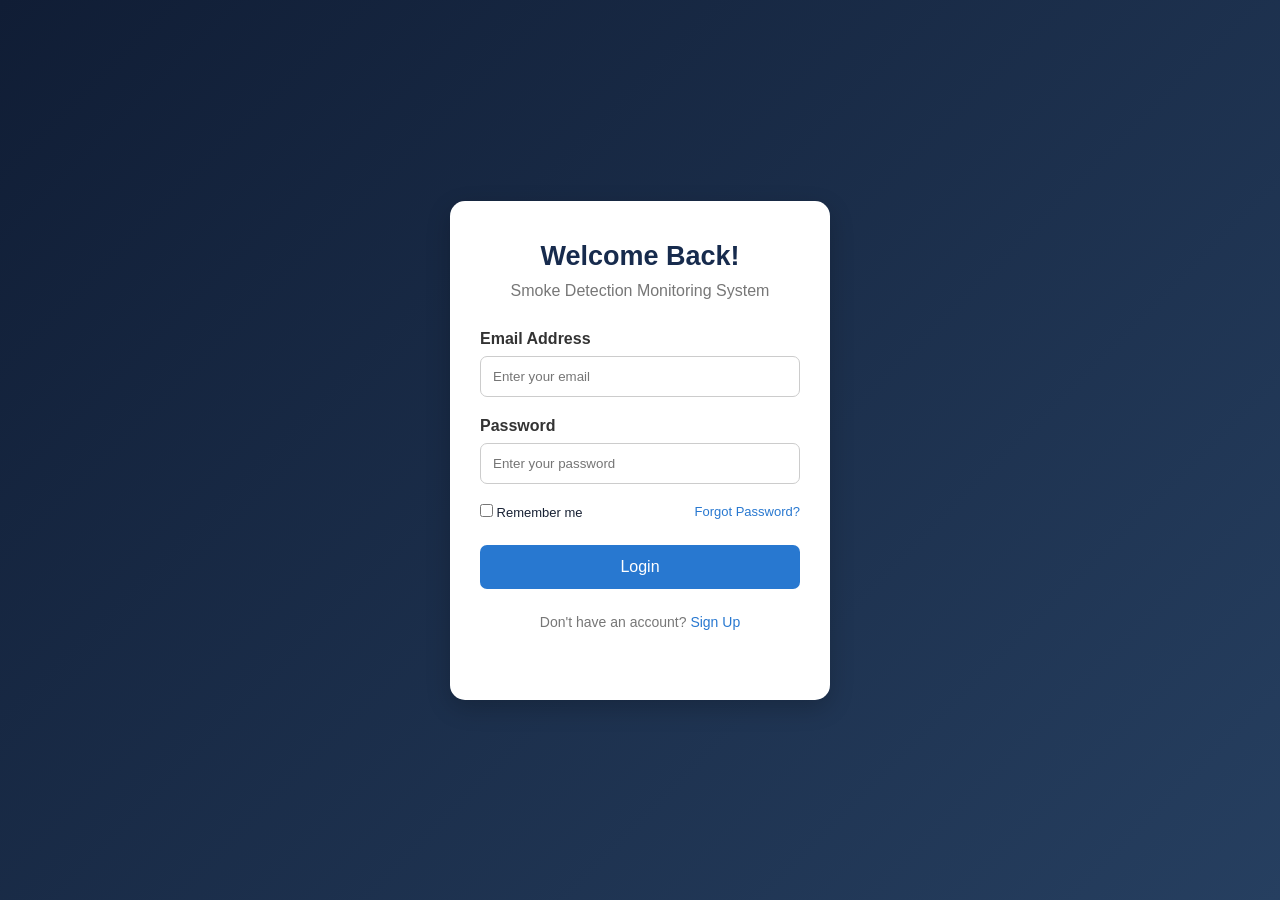
<file: index.html>
<!DOCTYPE html>
<html lang="en">

<head>
    <meta charset="UTF-8">
    <meta name="viewport" content="width=device-width, initial-scale=1.0">

    <title>Smoke Detection Monitoring System</title>

    <link rel="stylesheet" href="style.css">
</head>

<body>

    <aside class="sidebar">

        <div class="brand">
            <span class="brand-icon">♨</span>
            <div>
                <strong>SmokeWatch</strong>
                <small>Monitoring System</small>
            </div>
        </div>

        <nav>
            <a class="active" href="#dashboard">▦ Dashboard</a>
            <a href="#sensors">⌁ Sensors</a>
            <a href="#alerts">⚑ Alerts</a>
            <a href="#reports">▤ Reports</a>
        </nav>

        <div class="sidebar-note">
            <span class="dot green"></span>
            System online
            <small>Demo interface</small>
        </div>

    </aside>

    <main>

        <header>

            <div>
                <p class="eyebrow">SAFETY & MONITORING</p>

                <h1>Smoke Detection Dashboard</h1>

                <p class="subtitle">
                    Monitor sensor readings and smoke alerts in real time.
                </p>
            </div>

            <div class="header-right">

                <span class="status-pill">
                    <span class="dot green"></span>
                    Operational
                </span>

                <span class="avatar">SM</span>

                <button class="logout-btn" id="logoutBtn">
                    Logout
                </button>

            </div>

        </header>


        <!-- Dashboard Statistics -->

        <section class="stats" id="dashboard">

            <article class="stat">
                <div class="stat-top">
                    <span>Connected sensors</span>
                    <span class="icon blue">⌁</span>
                </div>

                <strong id="sensorCount">4</strong>
                <small>Across monitored zones</small>
            </article>

            <article class="stat">
                <div class="stat-top">
                    <span>Normal status</span>
                    <span class="icon green">✓</span>
                </div>

                <strong id="normalCount">3</strong>
                <small>Sensor readings within limits</small>
            </article>

            <article class="stat alert-stat">
                <div class="stat-top">
                    <span>Active alerts</span>
                    <span class="icon red">⚑</span>
                </div>

                <strong id="alertCount">1</strong>
                <small>Requires attention</small>
            </article>

            <article class="stat">
                <div class="stat-top">
                    <span>Last updated</span>
                    <span class="icon purple">◷</span>
                </div>

                <strong class="time" id="lastUpdated">--:--</strong>
                <small>Local system time</small>
            </article>

        </section>


        <!-- Sensor Overview -->

        <section class="panel" id="sensors">

            <div class="panel-heading">

                <div>
                    <h2>Sensor Overview</h2>
                    <p>Smoke levels and device status by location</p>
                </div>

                <button class="outline" id="refreshBtn">
                    ↻ Refresh
                </button>

            </div>

            <div class="table-wrap">

                <table>

                    <thead>
                        <tr>
                            <th>Sensor ID</th>
                            <th>Location</th>
                            <th>Smoke level</th>
                            <th>Temperature</th>
                            <th>Status</th>
                            <th>Last reading</th>
                        </tr>
                    </thead>

                    <tbody id="sensorTable"></tbody>

                </table>

            </div>

            <div class="legend">
                <span><i class="dot green"></i> Normal</span>
                <span><i class="dot red"></i> Alert</span>
                <span><i class="dot gray"></i> Offline</span>
            </div>

        </section>


        <!-- Alerts and Reports -->

        <section class="bottom-grid">

            <article class="panel" id="alerts">

                <div class="panel-heading">

                    <div>
                        <h2>Recent Alerts</h2>
                        <p>Events requiring attention</p>
                    </div>

                    <button class="outline" id="clearAlerts">
                        Clear demo alerts
                    </button>

                </div>

                <div id="alertList" class="alert-list"></div>

            </article>


            <article class="panel" id="reports">

                <div class="panel-heading">

                    <div>
                        <h2>System Summary</h2>
                        <p>Current demo configuration</p>
                    </div>

                </div>

                <div class="summary">

                    <div>
                        <span>Monitoring zones</span>
                        <b>4</b>
                    </div>

                    <div>
                        <span>Alert threshold</span>
                        <b>70 ppm</b>
                    </div>

                    <div>
                        <span>Monitoring mode</span>
                        <b>Simulation</b>
                    </div>

                    <div>
                        <span>Response</span>
                        <b>Visual notification</b>
                    </div>

                </div>

                <p class="disclaimer">
                    This website is a demonstration dashboard with simulated readings.
                    It is not connected to physical sensors and is not a substitute
                    for certified fire alarm equipment.
                </p>

            </article>

        </section>


        <footer>
            SmokeWatch · Smoke Detection Monitoring System · Student Project
        </footer>

    </main>

    <script src="script.js"></script>

</body>
</html>
</file>
<file: style.css>
@import url('https://fonts.googleapis.com/css2?family=Inter:wght@400;500;600;700&display=swap');
*{box-sizing:border-box}body{margin:0;background:#f4f7fb;color:#172033;font-family:Inter,Arial,sans-serif;display:flex;min-height:100vh}.sidebar{width:245px;background:#101c32;color:white;padding:26px 18px;display:flex;flex-direction:column;flex-shrink:0}.brand{display:flex;gap:12px;align-items:center;padding:4px 9px 34px}.brand-icon{background:#e34c55;color:white;border-radius:12px;padding:12px;font-size:22px}.brand strong{display:block;font-size:17px}.brand small{display:block;color:#9aabc4;margin-top:4px}.sidebar nav{display:grid;gap:8px}.sidebar nav a{text-decoration:none;color:#a9b8d0;padding:13px;border-radius:9px;font-size:14px}.sidebar nav a.active,.sidebar nav a:hover{background:#233452;color:#fff}.sidebar-note{margin-top:auto;background:#1b2a45;border-radius:10px;padding:14px;font-size:13px}.sidebar-note small{display:block;color:#9aabc4;margin:8px 0 0 19px}.dot{width:9px;height:9px;display:inline-block;border-radius:50%;margin-right:6px}.green{background:#22b573}.red{background:#e54855}.gray{background:#9aa4b2}.blue{background:#4c87ee}.purple{background:#9570e9}main{padding:32px;flex:1;min-width:0}header{display:flex;justify-content:space-between;align-items:center;margin-bottom:27px}.eyebrow{color:#71809a;font-size:11px;font-weight:700;letter-spacing:1.5px;margin:0 0 9px}h1{font-size:27px;margin:0} .subtitle{color:#78849a;margin:8px 0 0;font-size:14px}.header-right{display:flex;align-items:center;gap:14px}.status-pill{border:1px solid #dce5ee;border-radius:30px;padding:9px 12px;background:white;font-size:12px}.avatar{background:#e4ebf8;color:#34598e;width:38px;height:38px;display:grid;place-items:center;border-radius:50%;font-weight:700}.stats{display:grid;grid-template-columns:repeat(4,minmax(0,1fr));gap:16px;margin-bottom:22px}.stat,.panel{background:#fff;border:1px solid #e7edf4;border-radius:14px;box-shadow:0 3px 12px #152b4610}.stat{padding:20px}.stat-top{display:flex;justify-content:space-between;align-items:center;color:#758198;font-size:13px}.icon{width:33px;height:33px;display:grid;place-items:center;border-radius:10px;font-size:18px}.icon.blue{background:#eaf2ff}.icon.green{background:#e7f8ef}.icon.red{background:#fff0f0}.icon.purple{background:#f2edff}.stat strong{display:block;font-size:28px;margin:12px 0 7px}.stat small{font-size:12px;color:#8994a7}.panel{padding:22px;margin-bottom:20px}.panel-heading{display:flex;justify-content:space-between;align-items:center;margin-bottom:18px}.panel-heading h2{font-size:17px;margin:0}.panel-heading p{color:#8792a5;font-size:12px;margin:6px 0 0}.outline{background:white;border:1px solid #dce4ed;border-radius:8px;padding:9px 12px;color:#47566c;cursor:pointer;font-size:12px}.outline:hover{background:#f6f8fb}.table-wrap{overflow-x:auto}table{width:100%;border-collapse:collapse;min-width:680px}th{text-align:left;background:#f8fafc;color:#8190a4;font-size:11px;font-weight:600;padding:13px}td{padding:15px 13px;border-bottom:1px solid #edf1f5;font-size:13px}tr:last-child td{border-bottom:0}.sensor-id{font-weight:600}.status{border-radius:20px;padding:6px 10px;font-size:11px;font-weight:600;white-space:nowrap}.status.normal{background:#e8f8f0;color:#21895a}.status.alert{background:#fff0f0;color:#c93843}.status.offline{background:#eef1f5;color:#667085}.level{font-weight:600}.level.high{color:#d33f4a}.legend{display:flex;gap:20px;border-top:1px solid #edf1f5;padding-top:15px;color:#78849a;font-size:11px}.bottom-grid{display:grid;grid-template-columns:1.1fr .9fr;gap:20px}.bottom-grid .panel{margin:0}.alert-list{display:grid;gap:12px}.alert-item{display:flex;gap:12px;padding:13px;background:#fff7f7;border:1px solid #ffe4e4;border-radius:10px}.alert-item.cleared{background:#f6f8fa;border-color:#edf0f3}.alert-symbol{color:#df4550;font-size:18px}.alert-item strong{display:block;font-size:13px}.alert-item small{display:block;color:#8792a5;margin-top:5px;font-size:11px}.empty{padding:22px;text-align:center;color:#8390a4;font-size:13px}.summary{display:grid;gap:0}.summary div{display:flex;justify-content:space-between;padding:13px 0;border-bottom:1px solid #edf1f5;font-size:13px}.summary span{color:#78849a}.summary b{font-size:13px}.disclaimer{background:#fff8e9;border-radius:9px;padding:13px;color:#80633b;font-size:11px;line-height:1.6;margin:17px 0 0}footer{text-align:center;color:#9aa4b2;font-size:11px;padding:25px 0 10px}@media(max-width:1100px){.stats{grid-template-columns:repeat(2,1fr)}.bottom-grid{grid-template-columns:1fr}}@media(max-width:760px){body{display:block}.sidebar{width:auto;padding:14px;display:block}.brand{padding-bottom:14px}.sidebar nav{display:flex;overflow:auto}.sidebar nav a{white-space:nowrap}.sidebar-note{display:none}main{padding:20px 14px}header{align-items:flex-start;gap:12px}h1{font-size:21px}.subtitle{font-size:12px}.header-right{gap:8px}.status-pill{font-size:10px;padding:7px}.avatar{width:32px;height:32px;font-size:12px}.stats{gap:10px}.stat{padding:15px}.stat strong{font-size:23px}.panel{padding:16px}.panel-heading{gap:8px;align-items:flex-start}.panel-heading h2{font-size:15px}.outline{padding:8px;font-size:11px}}

* {
    margin: 0;
    padding: 0;
    box-sizing: border-box;
}

body {
    font-family: Arial, sans-serif;
    background: linear-gradient(135deg, #101d35, #263f60);
    min-height: 100vh;
    display: flex;
    justify-content: center;
    align-items: center;
}

.login-container {
    width: 100%;
    max-width: 420px;
    padding: 20px;
}

.login-box {
    background: white;
    padding: 40px 30px;
    border-radius: 15px;
    box-shadow: 0 8px 25px rgba(0,0,0,0.2);
}

.login-box h1 {
    text-align: center;
    color: #172b4d;
    margin-bottom: 10px;
}

.login-box > p {
    text-align: center;
    color: #777;
    margin-bottom: 30px;
}

.input-group {
    margin-bottom: 20px;
}

.input-group label {
    display: block;
    margin-bottom: 8px;
    color: #333;
    font-weight: bold;
}

.input-group input {
    width: 100%;
    padding: 12px;
    border: 1px solid #ccc;
    border-radius: 7px;
    outline: none;
}

.input-group input:focus {
    border-color: #2878d0;
}

.login-options {
    display: flex;
    justify-content: space-between;
    align-items: center;
    font-size: 13px;
    margin-bottom: 25px;
}

.login-options a,
.signup-text a {
    color: #2878d0;
    text-decoration: none;
}

.login-btn {
    width: 100%;
    padding: 13px;
    background: #2878d0;
    color: white;
    border: none;
    border-radius: 7px;
    font-size: 16px;
    cursor: pointer;
}

.login-btn:hover {
    background: #175ca8;
}

.signup-text {
    margin-top: 25px;
    text-align: center;
    font-size: 14px;
}
</file>
